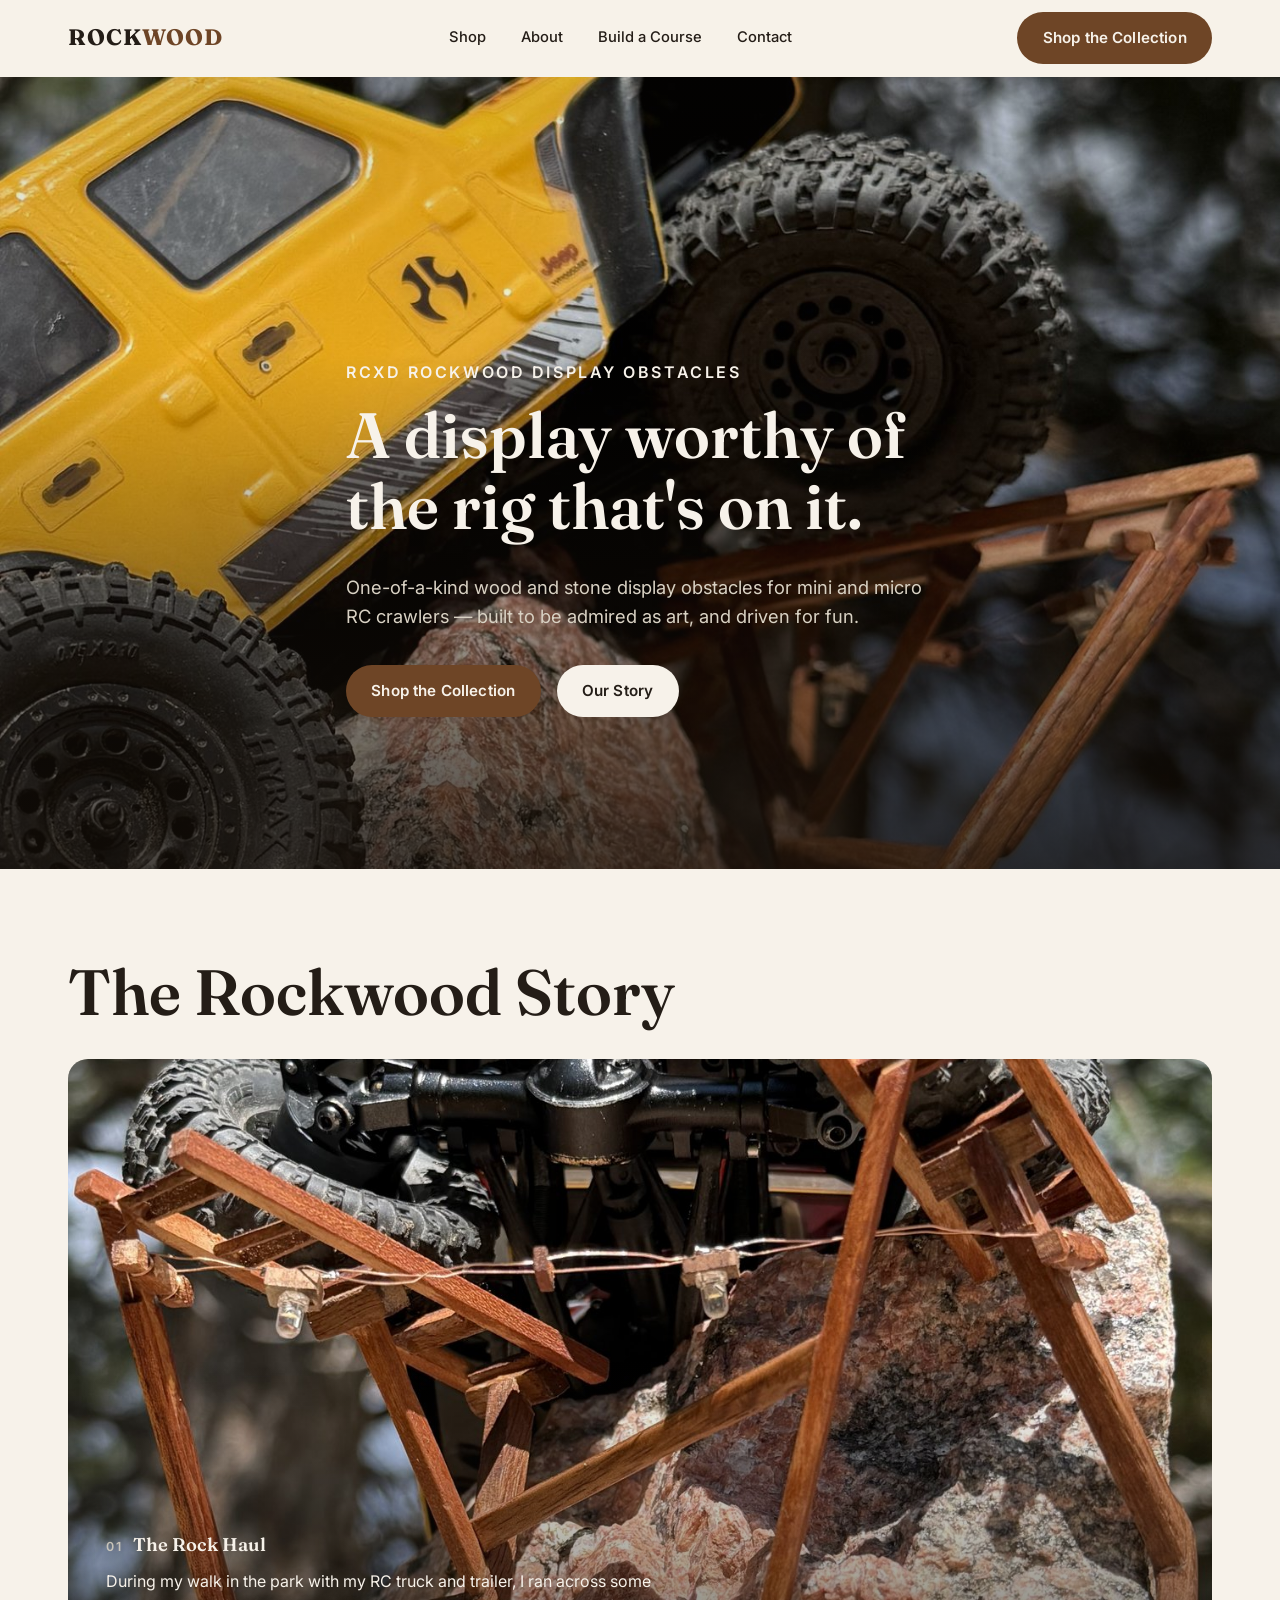
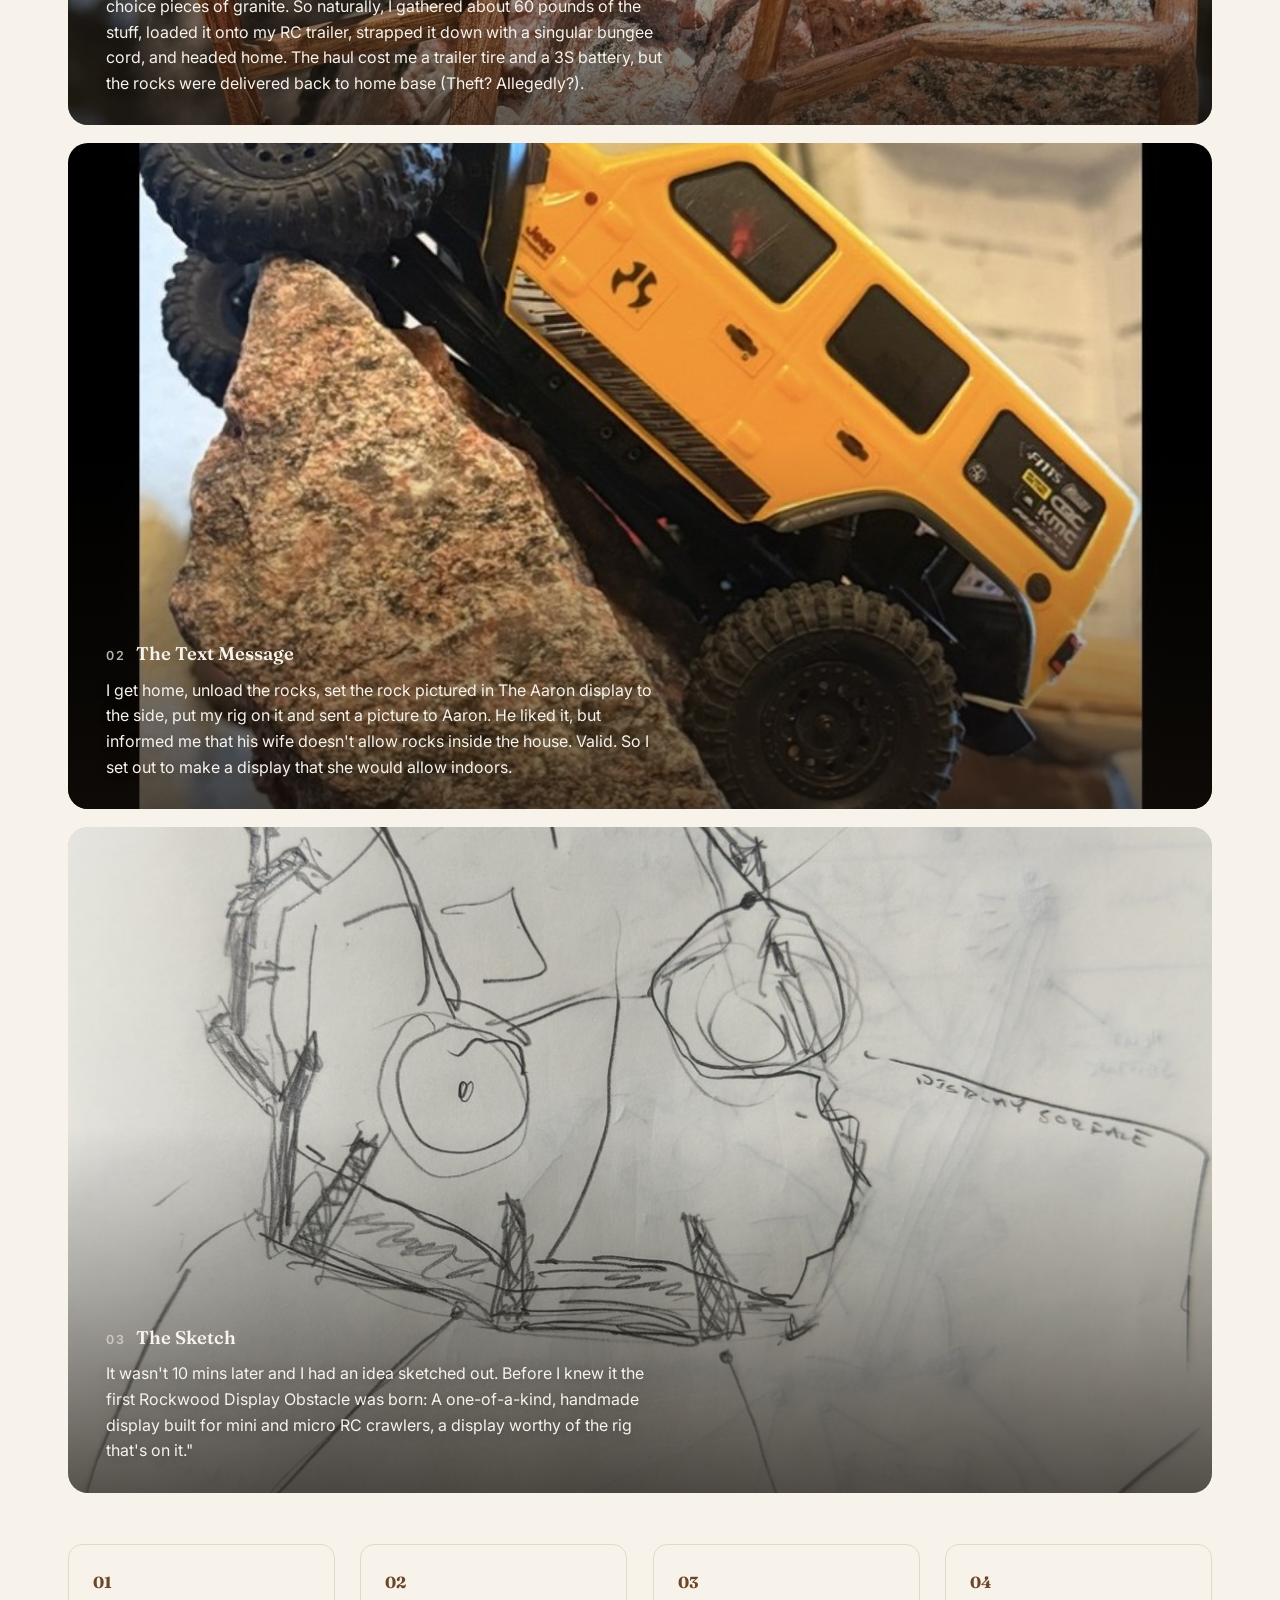
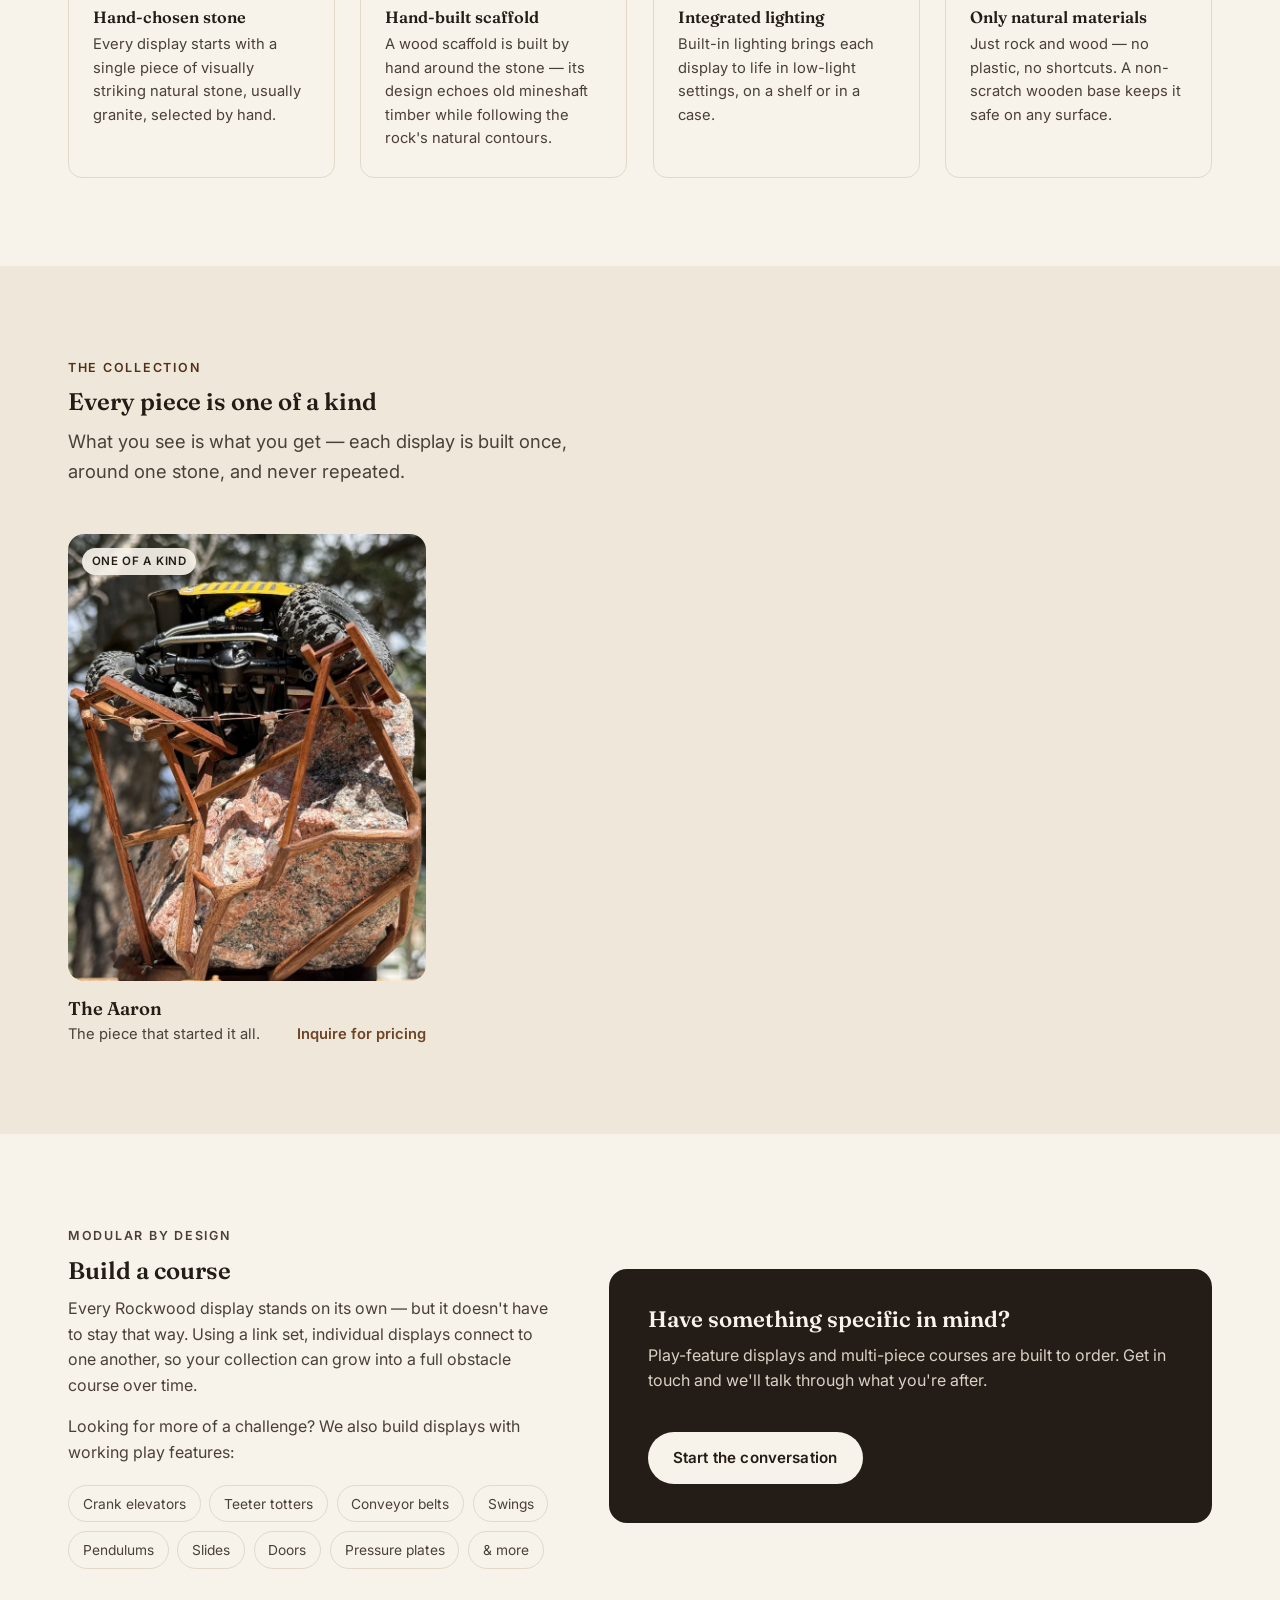
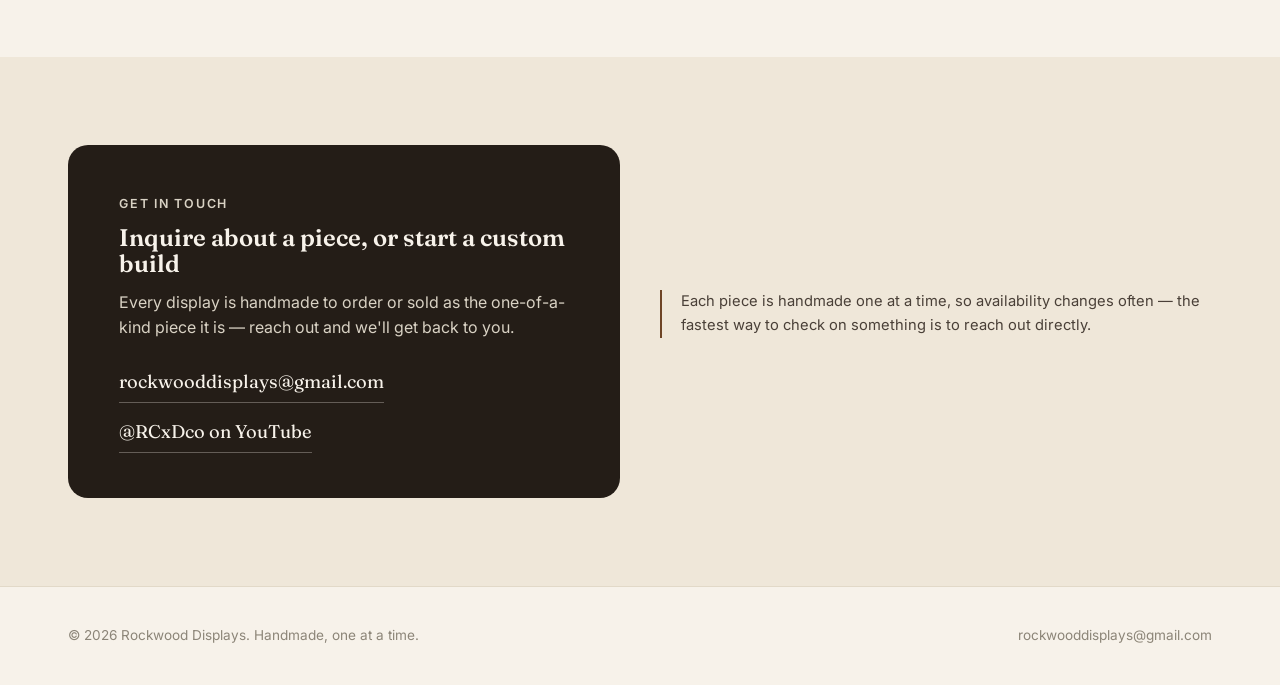
<file: index.html>
<!doctype html>
<html lang="en">
<head>
<meta charset="UTF-8">
<meta name="viewport" content="width=device-width, initial-scale=1">
<title>Rockwood Displays — Handmade Display Obstacles for RC Crawlers</title>
<meta name="description" content="One-of-a-kind, handmade wood-and-stone display obstacles for mini and micro RC crawlers. Built to be admired as art, and driven for fun.">

<link rel="icon" href="images/favicon-32.png" sizes="32x32">
<link rel="apple-touch-icon" href="images/apple-touch-icon.png">

<link rel="preconnect" href="https://fonts.googleapis.com">
<link rel="preconnect" href="https://fonts.gstatic.com" crossorigin>
<link href="https://fonts.googleapis.com/css2?family=Fraunces:ital,opsz,wght@0,9..144,500;0,9..144,600;0,9..144,700;1,9..144,500&family=Inter:wght@400;500;600&display=swap" rel="stylesheet">

<link rel="stylesheet" href="css/styles.css">

<meta property="og:title" content="Rockwood Displays">
<meta property="og:description" content="Handmade, one-of-a-kind display obstacles for mini and micro RC crawlers.">
<meta property="og:image" content="images/products/the-aaron/the-aaron-01.jpg">
<meta property="og:type" content="website">
</head>
<body>

<header class="site-header">
  <div class="wrap nav">
    <a class="logo" href="index.html">ROCK<span>WOOD</span></a>
    <nav>
      <ul class="nav-links">
        <li><a href="#shop">Shop</a></li>
        <li><a href="#about">About</a></li>
        <li><a href="#course">Build a Course</a></li>
        <li><a href="#contact">Contact</a></li>
      </ul>
    </nav>
    <a class="btn btn-primary nav-cta" href="#shop">Shop the Collection</a>
    <button class="nav-toggle" aria-label="Toggle menu" aria-expanded="false">
      <svg width="24" height="24" viewBox="0 0 24 24" fill="none" stroke="currentColor" stroke-width="2" stroke-linecap="round"><line x1="3" y1="6" x2="21" y2="6"/><line x1="3" y1="12" x2="21" y2="12"/><line x1="3" y1="18" x2="21" y2="18"/></svg>
    </button>
  </div>
</header>

<main>

  <!-- ================= HERO ================= -->
  <section class="hero">
    <div class="hero-media">
      <img src="images/products/the-aaron/the-aaron-02.jpg" alt="A Rockwood display: a hand-built wooden scaffold set around natural stone, with an RC crawler climbing across it">
    </div>
    <div class="hero-content wrap">
      <p class="eyebrow">RCxD Rockwood Display Obstacles</p>
      <h1>A display worthy of the rig that's on it.</h1>
      <p class="lede">One-of-a-kind wood and stone display obstacles for mini and micro RC crawlers — built to be admired as art, and driven for fun.</p>
      <div class="hero-actions">
        <a class="btn btn-primary" href="#shop">Shop the Collection</a>
        <a class="btn btn-light" href="#about">Our Story</a>
      </div>
    </div>
  </section>

  <!-- ================= ABOUT ================= -->
  <section id="about">
    <div class="wrap">
      <h2 class="story-heading">The Rockwood Story</h2>

      <div class="story-timeline">
        <div class="story-step">
          <div class="story-step-panel">
            <img src="images/products/the-aaron/the-aaron-01.jpg" alt="The granite stone and RC crawler that would become The Aaron display">
            <div class="story-step-text">
              <p class="story-step-label"><span class="story-step-num">01</span> The Rock Haul</p>
              <p>During my walk in the park with my RC truck and trailer, I ran across some choice pieces of granite. So naturally, I gathered about 60 pounds of the stuff, loaded it onto my RC trailer, strapped it down with a singular bungee cord, and headed home. The haul cost me a trailer tire and a 3S battery, but the rocks were delivered back to home base (Theft? Allegedly?).</p>
            </div>
          </div>
        </div>

        <div class="story-step">
          <div class="story-step-panel">
            <img src="images/story/rock-text.jpg" alt="Text message to Aaron showing the RC crawler perched on the bare display rock, captioned &quot;Display rock&quot;">
            <div class="story-step-text">
              <p class="story-step-label"><span class="story-step-num">02</span> The Text Message</p>
              <p>I get home, unload the rocks, set the rock pictured in The Aaron display to the side, put my rig on it and sent a picture to Aaron. He liked it, but informed me that his wife doesn't allow rocks inside the house. Valid. So I set out to make a display that she would allow indoors.</p>
            </div>
          </div>
        </div>

        <div class="story-step">
          <div class="story-step-panel">
            <img src="images/story/sketch.jpg" alt="Original hand-drawn sketch of the Rockwood Display concept, dated 6.21.26">
            <div class="story-step-text">
              <p class="story-step-label"><span class="story-step-num">03</span> The Sketch</p>
              <p>It wasn't 10 mins later and I had an idea sketched out. Before I knew it the first Rockwood Display Obstacle was born: A one-of-a-kind, handmade display built for mini and micro RC crawlers, a display worthy of the rig that's on it."</p>
            </div>
          </div>
        </div>
      </div>


      <div class="features">
        <div class="feature-card">
          <div class="num">01</div>
          <h4>Hand-chosen stone</h4>
          <p>Every display starts with a single piece of visually striking natural stone, usually granite, selected by hand.</p>
        </div>
        <div class="feature-card">
          <div class="num">02</div>
          <h4>Hand-built scaffold</h4>
          <p>A wood scaffold is built by hand around the stone — its design echoes old mineshaft timber while following the rock's natural contours.</p>
        </div>
        <div class="feature-card">
          <div class="num">03</div>
          <h4>Integrated lighting</h4>
          <p>Built-in lighting brings each display to life in low-light settings, on a shelf or in a case.</p>
        </div>
        <div class="feature-card">
          <div class="num">04</div>
          <h4>Only natural materials</h4>
          <p>Just rock and wood — no plastic, no shortcuts. A non-scratch wooden base keeps it safe on any surface.</p>
        </div>
      </div>
    </div>
  </section>

  <!-- ================= SHOP ================= -->
  <section id="shop" class="section-alt">
    <div class="wrap">
      <div class="section-head">
        <p class="eyebrow">The Collection</p>
        <h2>Every piece is one of a kind</h2>
        <p class="lede">What you see is what you get — each display is built once, around one stone, and never repeated.</p>
      </div>
      <div class="shop-grid" data-shop-grid>
        <!-- rendered by js/main.js from js/products.js -->
      </div>
    </div>
  </section>

  <!-- ================= BUILD A COURSE ================= -->
  <section id="course">
    <div class="wrap">
      <div class="course">
        <div class="course-copy">
          <p class="eyebrow">Modular by Design</p>
          <h2>Build a course</h2>
          <p>Every Rockwood display stands on its own — but it doesn't have to stay that way. Using a link set, individual displays connect to one another, so your collection can grow into a full obstacle course over time.</p>
          <p>Looking for more of a challenge? We also build displays with working play features:</p>
          <ul class="playfeatures-list">
            <li>Crank elevators</li>
            <li>Teeter totters</li>
            <li>Conveyor belts</li>
            <li>Swings</li>
            <li>Pendulums</li>
            <li>Slides</li>
            <li>Doors</li>
            <li>Pressure plates</li>
            <li>&amp; more</li>
          </ul>
        </div>
        <div class="course-card">
          <h3>Have something specific in mind?</h3>
          <p>Play-feature displays and multi-piece courses are built to order. Get in touch and we'll talk through what you're after.</p>
          <a class="btn btn-light" style="margin-top:1.4rem;" href="#contact">Start the conversation</a>
        </div>
      </div>
    </div>
  </section>

  <!-- ================= CONTACT ================= -->
  <section id="contact" class="section-alt">
    <div class="wrap">
      <div class="contact">
        <div class="contact-panel">
          <p class="eyebrow" style="color:var(--stone-light);">Get in Touch</p>
          <h2>Inquire about a piece, or start a custom build</h2>
          <p>Every display is handmade to order or sold as the one-of-a-kind piece it is — reach out and we'll get back to you.</p>
          <div class="contact-links">
            <a href="mailto:rockwooddisplays@gmail.com">rockwooddisplays@gmail.com</a>
            <a href="https://www.youtube.com/@RCxDco" target="_blank" rel="noopener">@RCxDco on YouTube</a>
          </div>
        </div>
        <p class="contact-note">Each piece is handmade one at a time, so availability changes often — the fastest way to check on something is to reach out directly.</p>
      </div>
    </div>
  </section>

</main>

<footer class="site-footer">
  <div class="wrap" style="display:flex; flex-wrap:wrap; gap:1rem; justify-content:space-between; width:100%;">
    <span>&copy; <span id="year"></span> Rockwood Displays. Handmade, one at a time.</span>
    <span><a href="mailto:rockwooddisplays@gmail.com">rockwooddisplays@gmail.com</a></span>
  </div>
</footer>

<script src="js/products.js"></script>
<script src="js/main.js"></script>
<script>document.getElementById("year").textContent = new Date().getFullYear();</script>
</body>
</html>
</file>
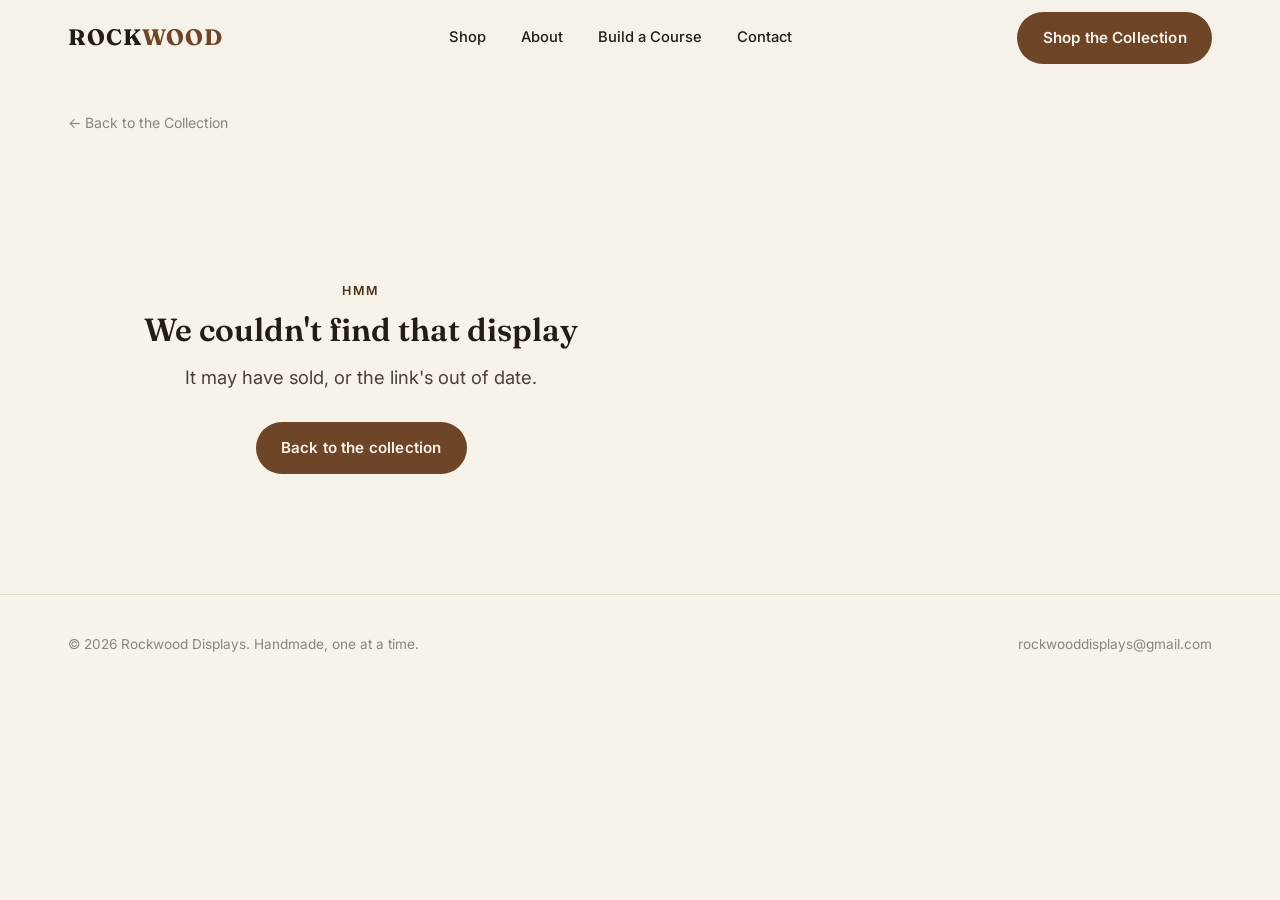
<file: product.html>
<!doctype html>
<html lang="en">
<head>
<meta charset="UTF-8">
<meta name="viewport" content="width=device-width, initial-scale=1">
<title>Rockwood Displays</title>
<meta name="description" content="A one-of-a-kind, handmade wood-and-stone display obstacle for mini and micro RC crawlers.">

<link rel="icon" href="images/favicon-32.png" sizes="32x32">
<link rel="apple-touch-icon" href="images/apple-touch-icon.png">

<link rel="preconnect" href="https://fonts.googleapis.com">
<link rel="preconnect" href="https://fonts.gstatic.com" crossorigin>
<link href="https://fonts.googleapis.com/css2?family=Fraunces:ital,opsz,wght@0,9..144,500;0,9..144,600;0,9..144,700;1,9..144,500&family=Inter:wght@400;500;600&display=swap" rel="stylesheet">

<link rel="stylesheet" href="css/styles.css">
</head>
<body>

<header class="site-header">
  <div class="wrap nav">
    <a class="logo" href="index.html">ROCK<span>WOOD</span></a>
    <nav>
      <ul class="nav-links">
        <li><a href="index.html#shop">Shop</a></li>
        <li><a href="index.html#about">About</a></li>
        <li><a href="index.html#course">Build a Course</a></li>
        <li><a href="index.html#contact">Contact</a></li>
      </ul>
    </nav>
    <a class="btn btn-primary nav-cta" href="index.html#shop">Shop the Collection</a>
    <button class="nav-toggle" aria-label="Toggle menu" aria-expanded="false">
      <svg width="24" height="24" viewBox="0 0 24 24" fill="none" stroke="currentColor" stroke-width="2" stroke-linecap="round"><line x1="3" y1="6" x2="21" y2="6"/><line x1="3" y1="12" x2="21" y2="12"/><line x1="3" y1="18" x2="21" y2="18"/></svg>
    </button>
  </div>
</header>

<main class="wrap">
  <p class="breadcrumb"><a href="index.html#shop">&larr; Back to the Collection</a></p>

  <div class="product-detail" data-product-detail>
    <!-- rendered by js/main.js from js/products.js, based on ?id= in the URL -->
    <noscript>Enable JavaScript to view this listing, or visit the collection page for the full product info.</noscript>
  </div>
</main>

<footer class="site-footer">
  <div class="wrap" style="display:flex; flex-wrap:wrap; gap:1rem; justify-content:space-between; width:100%;">
    <span>&copy; <span id="year"></span> Rockwood Displays. Handmade, one at a time.</span>
    <span><a href="mailto:rockwooddisplays@gmail.com">rockwooddisplays@gmail.com</a></span>
  </div>
</footer>

<script src="js/products.js"></script>
<script src="js/main.js"></script>
<script>document.getElementById("year").textContent = new Date().getFullYear();</script>
</body>
</html>
</file>
<file: css/styles.css>
/* ==========================================================================
   Rockwood Displays — stylesheet
   Palette: warm cream / walnut brown / stone grey, echoing the rock + wood
   materials in the product itself.
   ========================================================================== */

:root {
  --cream:        #f7f2ea;
  --cream-deep:   #efe7d9;
  --ink:          #241d17;
  --ink-soft:     #4a4038;
  --walnut:       #6e4526;
  --walnut-dark:  #4f3119;
  --stone:        #8c8578;
  --stone-light:  #d9d2c4;
  --line:         #e2d9c8;

  --font-display: "Fraunces", Georgia, "Times New Roman", serif;
  --font-body: "Inter", -apple-system, BlinkMacSystemFont, "Segoe UI", sans-serif;

  --max-width: 1240px;
  --gutter: clamp(1.25rem, 4vw, 3rem);
}

* { box-sizing: border-box; }

html { scroll-behavior: smooth; }

body {
  margin: 0;
  background: var(--cream);
  color: var(--ink);
  font-family: var(--font-body);
  font-size: 16px;
  line-height: 1.6;
  -webkit-font-smoothing: antialiased;
}

img { max-width: 100%; display: block; }

a { color: inherit; text-decoration: none; }

.wrap {
  max-width: var(--max-width);
  margin: 0 auto;
  padding-left: var(--gutter);
  padding-right: var(--gutter);
}

h1, h2, h3, h4 {
  font-family: var(--font-display);
  font-weight: 600;
  line-height: 1.1;
  margin: 0 0 .5em;
  color: var(--ink);
}

p { margin: 0 0 1em; }

.eyebrow {
  display: inline-block;
  font-size: .78rem;
  letter-spacing: .14em;
  text-transform: uppercase;
  color: var(--walnut-dark);
  font-weight: 600;
  margin-bottom: .9em;
}

.lede {
  font-size: 1.15rem;
  color: var(--ink-soft);
  max-width: 46ch;
}

/* ---------- buttons ---------- */

.btn {
  display: inline-flex;
  align-items: center;
  gap: .5em;
  padding: .85em 1.6em;
  border-radius: 999px;
  font-family: var(--font-body);
  font-weight: 600;
  font-size: .95rem;
  letter-spacing: .01em;
  border: 1px solid transparent;
  cursor: pointer;
  transition: background .2s ease, color .2s ease, border-color .2s ease, transform .15s ease;
}

.btn-primary {
  background: var(--walnut);
  color: var(--cream);
}
.btn-primary:hover { background: var(--walnut-dark); transform: translateY(-1px); }

.btn-outline {
  background: transparent;
  color: var(--ink);
  border-color: var(--ink);
}
.btn-outline:hover { background: var(--ink); color: var(--cream); }

.btn-light {
  background: var(--cream);
  color: var(--ink);
}
.btn-light:hover { background: var(--cream-deep); }

/* ---------- header / nav ---------- */

.site-header {
  position: sticky;
  top: 0;
  z-index: 50;
  background: rgba(247, 242, 234, .82);
  backdrop-filter: saturate(140%) blur(10px);
  border-bottom: 1px solid transparent;
  transition: border-color .25s ease, background .25s ease;
}
.site-header.is-scrolled {
  border-bottom-color: var(--line);
  background: rgba(247, 242, 234, .96);
}

.nav {
  display: flex;
  align-items: center;
  justify-content: space-between;
  height: 76px;
}

.logo {
  font-family: var(--font-display);
  font-weight: 700;
  font-size: 1.4rem;
  letter-spacing: .04em;
  color: var(--ink);
}
.logo span { color: var(--walnut); }

.nav-links {
  display: flex;
  gap: 2.2rem;
  list-style: none;
  margin: 0;
  padding: 0;
  font-size: .92rem;
  font-weight: 500;
}
.nav-links a {
  position: relative;
  padding: .3em 0;
}
.nav-links a::after {
  content: "";
  position: absolute;
  left: 0; right: 0; bottom: -2px;
  height: 1px;
  background: var(--walnut);
  transform: scaleX(0);
  transform-origin: left;
  transition: transform .2s ease;
}
.nav-links a:hover::after { transform: scaleX(1); }

.nav-cta { display: none; }
@media (min-width: 700px) {
  .nav-cta { display: inline-flex; }
}

.nav-toggle {
  display: inline-flex;
  background: none;
  border: none;
  cursor: pointer;
  padding: .4em;
}
@media (min-width: 700px) {
  .nav-toggle { display: none; }
  .nav-links { display: flex !important; }
}
.nav-links { display: none; }
@media (min-width: 700px) { .nav-links { display: flex; } }
.nav-links.is-open { display: flex; }
@media (max-width: 699px) {
  .nav-links.is-open {
    position: absolute;
    top: 76px; left: 0; right: 0;
    flex-direction: column;
    background: var(--cream);
    border-bottom: 1px solid var(--line);
    padding: 1.2rem var(--gutter) 1.6rem;
    gap: 1.1rem;
  }
}

/* ---------- hero ---------- */

.hero {
  position: relative;
  min-height: 88vh;
  display: flex;
  align-items: flex-end;
  overflow: hidden;
  background: var(--ink);
}
.hero-media {
  position: absolute;
  inset: 0;
}
.hero-media img {
  width: 100%;
  height: 100%;
  object-fit: cover;
  object-position: 62% 30%;
}
.hero-media::after {
  content: "";
  position: absolute;
  inset: 0;
  background: linear-gradient(180deg, rgba(20,14,8,.15) 0%, rgba(20,14,8,.05) 35%, rgba(20,14,8,.78) 100%);
}
.hero-content {
  position: relative;
  color: var(--cream);
  padding: 3.5rem var(--gutter) 4rem;
  max-width: 780px;
}
.hero-content .eyebrow { color: var(--cream); font-size: 1rem; letter-spacing: .16em; }
.hero h1 {
  color: var(--cream);
  font-size: clamp(2.4rem, 5.5vw, 4rem);
  max-width: 14ch;
}
.hero .lede {
  color: var(--stone-light);
  font-size: 1.15rem;
  max-width: 48ch;
  margin-bottom: 1.8em;
}
.hero-actions { display: flex; gap: 1rem; flex-wrap: wrap; }

/* ---------- section rhythm ---------- */

section { padding: 5.5rem 0; }
.section-head {
  max-width: 640px;
  margin-bottom: 3rem;
}
.section-head.center { margin-left: auto; margin-right: auto; text-align: center; }

.section-alt { background: var(--cream-deep); }

/* ---------- about ---------- */

.about-grid {
  display: grid;
  gap: 3rem;
  grid-template-columns: 1fr;
}
@media (min-width: 860px) {
  .about-grid { grid-template-columns: 1.1fr .9fr; align-items: center; }
}
.about-copy .lede { font-size: 1.05rem; max-width: 52ch; color: var(--ink-soft); }
.about-copy p { color: var(--ink-soft); }
.about-copy p:first-of-type {
  font-family: var(--font-display);
  font-size: 1.3rem;
  color: var(--ink);
  line-height: 1.45;
}

.about-media {
  aspect-ratio: 4 / 5;
  border-radius: 18px;
  overflow: hidden;
  background: var(--stone-light);
}
.about-media img { width: 100%; height: 100%; object-fit: cover; }

.about-media--screenshot {
  background: var(--cream-deep);
  padding: 1.6rem;
}
.about-media--screenshot img {
  object-fit: contain;
  border-radius: 10px;
}

.story-heading {
  font-size: clamp(2.4rem, 5.5vw, 4rem);
  margin: 0 0 .5em;
  max-width: 16ch;
}

/* story timeline */
.story-timeline {
  margin-top: 2rem;
  display: flex;
  flex-direction: column;
  gap: 1.1rem;
}
.story-step-panel {
  position: relative;
  border-radius: 20px;
  overflow: hidden;
  min-height: 62vh;
  display: flex;
  flex-direction: column;
  justify-content: flex-end;
  background: var(--stone-light);
}
.story-step-panel > img {
  position: absolute;
  inset: 0;
  width: 100%;
  height: 100%;
  object-fit: cover;
}
.story-step-panel::after {
  content: "";
  position: absolute;
  inset: 0;
  background: linear-gradient(180deg, rgba(20,15,10,0) 45%, rgba(20,15,10,.28) 70%, rgba(20,15,10,.68) 100%);
}
.story-step-text {
  position: relative;
  z-index: 1;
  padding: 1.8rem clamp(1.2rem, 4vw, 2.4rem) 1.8rem;
  max-width: 640px;
}
.story-step-label {
  display: flex;
  align-items: baseline;
  gap: .6em;
  font-family: var(--font-display);
  font-size: 1.15rem;
  font-weight: 600;
  color: var(--cream);
  margin: 0 0 .5em;
}
.story-step-num {
  font-family: var(--font-body);
  font-size: .78rem;
  letter-spacing: .12em;
  font-weight: 600;
  color: var(--stone-light);
  opacity: .85;
}
.story-step-text p:last-child {
  color: var(--cream);
  font-size: 1rem;
  line-height: 1.6;
  max-width: 58ch;
  margin: 0;
  text-shadow: 0 1px 12px rgba(0,0,0,.25);
}
@media (min-width: 700px) {
  .story-step-panel { min-height: 74vh; }
}


/* feature grid */
.features {
  display: grid;
  gap: 1.6rem;
  grid-template-columns: repeat(2, 1fr);
  margin-top: 3.2rem;
}
@media (min-width: 700px) { .features { grid-template-columns: repeat(4, 1fr); } }

.feature-card {
  background: var(--cream);
  border: 1px solid var(--line);
  border-radius: 14px;
  padding: 1.6rem 1.5rem;
}
.feature-card .num {
  font-family: var(--font-display);
  color: var(--walnut);
  font-size: 1rem;
  font-weight: 700;
  margin-bottom: .8em;
}
.feature-card h4 { font-size: 1.02rem; margin-bottom: .4em; }
.feature-card p { color: var(--ink-soft); font-size: .92rem; margin: 0; }

/* ---------- course / modularity ---------- */

.course {
  display: grid;
  gap: 3rem;
  grid-template-columns: 1fr;
  align-items: center;
}
@media (min-width: 860px) { .course { grid-template-columns: .9fr 1.1fr; } }
.course-copy p { color: var(--ink-soft); }

.playfeatures-list {
  list-style: none;
  margin: 1.2rem 0 0;
  padding: 0;
  display: flex;
  flex-wrap: wrap;
  gap: .55rem;
}
.playfeatures-list li {
  border: 1px solid var(--line);
  background: var(--cream);
  padding: .5em 1em;
  border-radius: 999px;
  font-size: .86rem;
  color: var(--ink-soft);
}

.course-card {
  background: var(--ink);
  color: var(--cream);
  border-radius: 18px;
  padding: 2.4rem;
}
.course-card h3 { color: var(--cream); font-size: 1.4rem; }
.course-card p { color: var(--stone-light); }

/* ---------- shop grid ---------- */

.shop-grid {
  display: grid;
  gap: 2.2rem;
  grid-template-columns: 1fr;
}
@media (min-width: 620px) { .shop-grid { grid-template-columns: repeat(2, 1fr); } }
@media (min-width: 980px) { .shop-grid { grid-template-columns: repeat(3, 1fr); } }

.product-card {
  display: block;
  group: card;
}
.product-card .thumb {
  aspect-ratio: 4 / 5;
  border-radius: 16px;
  overflow: hidden;
  background: var(--stone-light);
  margin-bottom: 1.1rem;
  position: relative;
}
.product-card .thumb img {
  width: 100%;
  height: 100%;
  object-fit: cover;
  transition: transform .5s ease;
}
.product-card:hover .thumb img { transform: scale(1.045); }
.product-card .badge {
  position: absolute;
  top: .9rem; left: .9rem;
  background: rgba(247,242,234,.92);
  color: var(--ink);
  font-size: .72rem;
  letter-spacing: .06em;
  text-transform: uppercase;
  font-weight: 600;
  padding: .35em .8em;
  border-radius: 999px;
}
.product-card h3 {
  font-size: 1.15rem;
  margin-bottom: .2em;
}
.product-card .meta {
  display: flex;
  justify-content: space-between;
  align-items: baseline;
  color: var(--ink-soft);
  font-size: .92rem;
}
.product-card .price { color: var(--walnut); font-weight: 600; }

.shop-empty {
  border: 1px dashed var(--line);
  border-radius: 16px;
  padding: 3rem;
  text-align: center;
  color: var(--ink-soft);
}

/* ---------- contact ---------- */

.contact {
  display: grid;
  gap: 2.5rem;
  grid-template-columns: 1fr;
}
@media (min-width: 780px) { .contact { grid-template-columns: 1fr 1fr; } }
.contact-panel {
  background: var(--ink);
  color: var(--cream);
  border-radius: 20px;
  padding: 2.8rem clamp(1.6rem, 4vw, 3.2rem);
}
.contact-panel h2 { color: var(--cream); }
.contact-panel p { color: var(--stone-light); }
.contact-links { display: flex; flex-direction: column; gap: .9rem; margin-top: 1.6rem; }
.contact-links a {
  font-family: var(--font-display);
  font-size: 1.15rem;
  border-bottom: 1px solid rgba(247,242,234,.3);
  padding-bottom: .3em;
  width: fit-content;
}
.contact-links a:hover { border-color: var(--cream); }

.contact-note {
  align-self: center;
  color: var(--ink-soft);
  font-size: .92rem;
  border-left: 2px solid var(--walnut);
  padding-left: 1.2rem;
}

/* ---------- footer ---------- */

.site-footer {
  border-top: 1px solid var(--line);
  padding: 2.4rem 0;
  font-size: .85rem;
  color: var(--stone);
  display: flex;
  flex-wrap: wrap;
  gap: 1rem;
  justify-content: space-between;
  align-items: center;
}
.site-footer a:hover { color: var(--walnut); }

/* ---------- product detail page ---------- */

.breadcrumb {
  padding-top: 2.2rem;
  font-size: .88rem;
  color: var(--stone);
}
.breadcrumb a:hover { color: var(--walnut); }

.product-detail {
  display: grid;
  gap: 3rem;
  grid-template-columns: 1fr;
  padding-top: 2rem;
}
@media (min-width: 900px) {
  .product-detail { grid-template-columns: 1.15fr 1fr; align-items: start; }
}

.gallery-main {
  aspect-ratio: 4 / 5;
  border-radius: 18px;
  overflow: hidden;
  background: var(--stone-light);
}
.gallery-main img { width: 100%; height: 100%; object-fit: cover; }

.gallery-thumbs {
  display: flex;
  gap: .8rem;
  margin-top: .9rem;
}
.gallery-thumbs button {
  padding: 0;
  border: 2px solid transparent;
  border-radius: 10px;
  overflow: hidden;
  width: 84px;
  height: 84px;
  cursor: pointer;
  background: var(--stone-light);
}
.gallery-thumbs button.is-active { border-color: var(--walnut); }
.gallery-thumbs img { width: 100%; height: 100%; object-fit: cover; }

.product-info .badge-row {
  display: flex;
  gap: .6rem;
  margin-bottom: 1rem;
}
.pill {
  font-size: .74rem;
  text-transform: uppercase;
  letter-spacing: .08em;
  font-weight: 600;
  padding: .4em .8em;
  border-radius: 999px;
  border: 1px solid var(--line);
  color: var(--ink-soft);
}
.product-info h1 { font-size: clamp(1.9rem, 3.4vw, 2.6rem); margin-bottom: 1.4rem; }
.product-info .desc p { color: var(--ink-soft); }

.specs {
  margin: 1.8rem 0;
  border-top: 1px solid var(--line);
}
.specs .row {
  display: flex;
  justify-content: space-between;
  gap: 1rem;
  padding: .85em 0;
  border-bottom: 1px solid var(--line);
  font-size: .93rem;
}
.specs .row dt { color: var(--stone); font-weight: 500; }
.specs .row dd { margin: 0; text-align: right; color: var(--ink-soft); max-width: 60%; }

.product-actions { display: flex; gap: 1rem; flex-wrap: wrap; margin: .5rem 0 3rem; }
main.wrap { padding-bottom: 1.5rem; }

.not-found {
  padding: 6rem 0;
  text-align: center;
}
</file>
